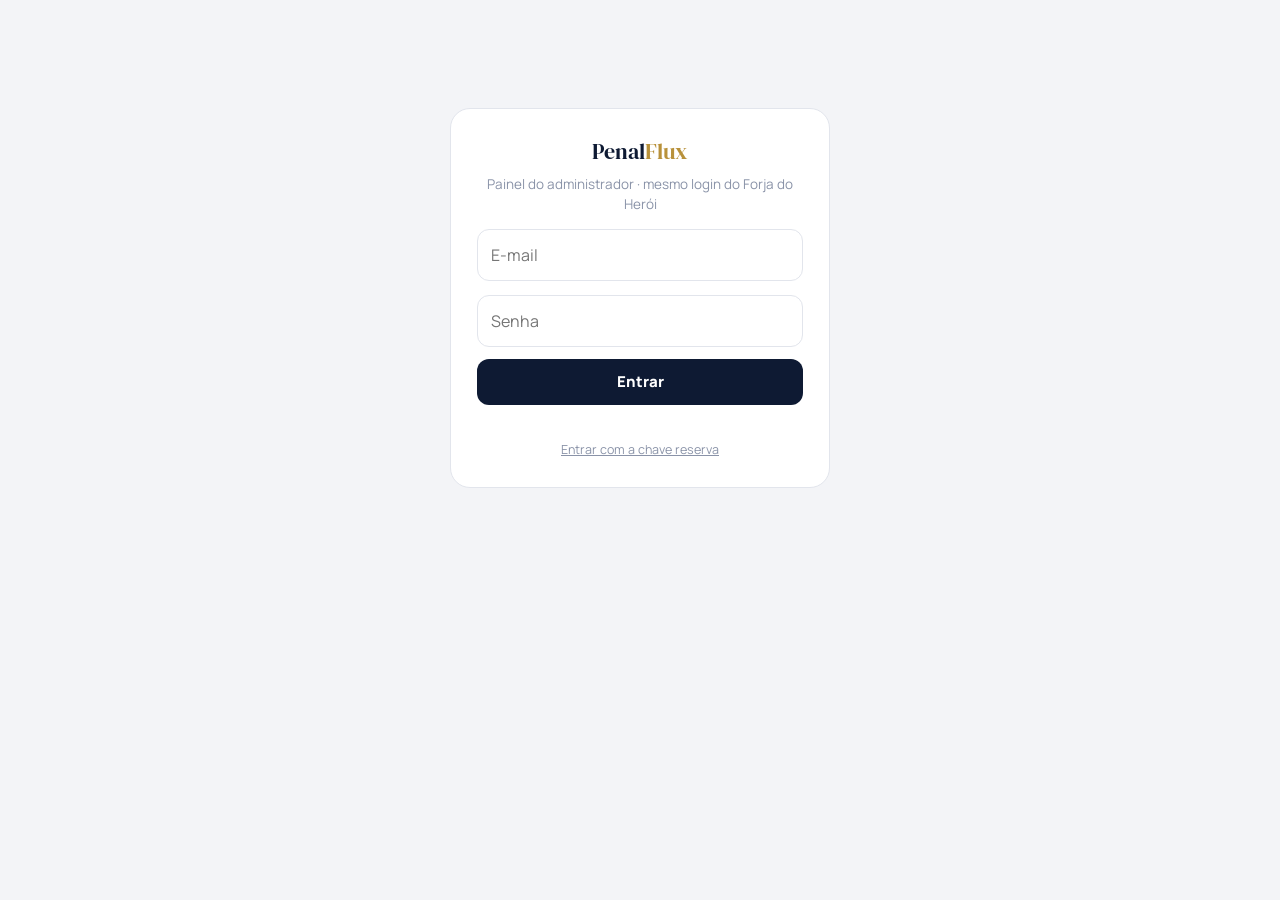
<file: admin/index.html>
<!DOCTYPE html>
<html lang="pt-BR">
<head>
<meta charset="UTF-8">
<meta name="viewport" content="width=device-width, initial-scale=1">
<title>Painel · PenalFlux</title>
<meta name="robots" content="noindex, nofollow">
<link rel="preconnect" href="https://fonts.googleapis.com"><link rel="preconnect" href="https://fonts.gstatic.com" crossorigin>
<link href="https://fonts.googleapis.com/css2?family=DM+Serif+Display&family=Manrope:wght@400;500;700;800&display=swap" rel="stylesheet">
<style>
:root{--navy:#0E1A33;--gold:#B8913A;--gold2:#D6B467;--goldbg:#F7F0DE;--wine:#7B1E2B;--winebg:#F6E8EA;--bg:#F3F4F7;--ink:#0E1A33;--ink2:#4E5A73;--ink3:#8A93A8;--line:#E2E5EC;--green:#1E7F5C;--greenbg:#E4F2EC;--amber:#9A6A00;--amberbg:#FFF4D6;--serif:'DM Serif Display',Georgia,serif}
*{box-sizing:border-box;margin:0;padding:0}
body{font-family:Manrope,system-ui,sans-serif;color:var(--ink);background:var(--bg);font-size:15px;line-height:1.5;-webkit-font-smoothing:antialiased}
button,input,select{font:inherit;color:inherit}
button{cursor:pointer;border:0;background:none}
.top{background:var(--navy);color:#fff;padding:12px 20px;position:sticky;top:0;z-index:10}
.top .in{max-width:1200px;margin:0 auto;display:flex;align-items:center;gap:16px;flex-wrap:wrap}
.brand{font-family:var(--serif);font-size:22px}.brand span{color:var(--gold2)}
.tabs{display:flex;gap:4px;margin-left:12px}
.tabs button{padding:8px 14px;border-radius:10px;font-weight:700;color:#AEB8CF}
.tabs button.on{background:rgba(214,180,103,.16);color:var(--gold2)}
.out{margin-left:auto;color:#AEB8CF;font-size:13px;font-weight:700}
.wrap{max-width:1200px;margin:0 auto;padding:22px 20px 60px}
h1{font-family:var(--serif);font-weight:400;font-size:30px}
.sub{color:var(--ink3);font-size:13.5px;margin-top:2px}
.bar{display:flex;gap:10px;flex-wrap:wrap;align-items:center;margin-top:16px}
.chip{padding:7px 13px;border-radius:99px;border:1px solid var(--line);background:#fff;font-weight:700;font-size:13.5px}
.chip.on{background:var(--navy);border-color:var(--navy);color:#fff}
.inp{padding:9px 12px;border-radius:10px;border:1px solid var(--line);background:#fff;min-width:220px}
.kpis{display:grid;grid-template-columns:repeat(auto-fit,minmax(170px,1fr));gap:12px;margin-top:16px}
.kpi{background:#fff;border-radius:16px;padding:14px 16px;border:1px solid var(--line)}
.kpi b{display:block;font-family:var(--serif);font-weight:400;font-size:32px;line-height:1.1}
.kpi span{font-size:13px;color:var(--ink2);font-weight:700}
.kpi small{display:block;font-size:12px;color:var(--ink3);margin-top:2px}
.kpi.alert{border-color:#E9C7CC;background:var(--winebg)}.kpi.alert b{color:var(--wine)}
.card{background:#fff;border-radius:16px;border:1px solid var(--line);margin-top:16px;overflow:hidden}
.card h2{font-size:16px;font-weight:800;padding:14px 16px 0}
.card .h2s{font-size:13px;color:var(--ink3);padding:0 16px}
table{width:100%;border-collapse:collapse}
th{text-align:left;font-size:12px;text-transform:uppercase;letter-spacing:.05em;color:var(--ink3);font-weight:800;padding:10px 12px;border-bottom:1px solid var(--line);white-space:nowrap}
td{padding:10px 12px;border-bottom:1px solid var(--line);vertical-align:top;font-size:14px}
tr:last-child td{border-bottom:0}
tbody tr.click{cursor:pointer}tbody tr.click:hover{background:#FAFBFC}
.tw{overflow-x:auto}
.mut{color:var(--ink3);font-size:12.5px}
.tag{display:inline-block;font-size:11.5px;font-weight:800;padding:2px 8px;border-radius:99px;background:var(--bg);color:var(--ink2);margin:1px 2px 1px 0;white-space:nowrap}
.tag.g{background:var(--greenbg);color:var(--green)}.tag.r{background:var(--winebg);color:var(--wine)}.tag.y{background:var(--amberbg);color:var(--amber)}.tag.n{background:var(--goldbg);color:#8E6C24}
.empty{padding:28px 16px;text-align:center;color:var(--ink3)}
/* funil */
.fun{padding:12px 16px 16px;display:grid;gap:6px}
.frow{display:grid;grid-template-columns:200px 1fr 120px;gap:12px;align-items:center}
.frow .lb{font-weight:700;font-size:13.5px}
.frow .lb small{display:block;font-weight:500;color:var(--ink3);font-size:12px}
.track{height:26px;background:var(--bg);border-radius:8px;overflow:hidden;position:relative}
.track i{display:block;height:100%;background:linear-gradient(90deg,#1D3062,#3B5BA9);border-radius:8px;min-width:2px}
.track i.off{background:linear-gradient(90deg,#B8913A,#D6B467)}
.track em{position:absolute;left:10px;top:50%;transform:translateY(-50%);font-style:normal;font-weight:800;font-size:12.5px;color:#fff;text-shadow:0 1px 2px rgba(0,0,0,.4)}
.frow .nm{text-align:right;font-size:13px}
.frow .nm b{font-size:15px}
.drop{color:var(--wine);font-weight:800;font-size:12px}
.sep{font-size:12px;font-weight:800;text-transform:uppercase;letter-spacing:.06em;color:var(--gold);margin:10px 0 2px}
@media (max-width:700px){.frow{grid-template-columns:120px 1fr 74px}}
/* login */
.login{max-width:380px;margin:12vh auto;background:#fff;border-radius:20px;padding:26px;border:1px solid var(--line);text-align:center}
.login input{width:100%;margin-top:14px;padding:13px;border-radius:12px;border:1px solid var(--line);font-size:16px}
.btn{display:inline-flex;align-items:center;justify-content:center;padding:12px 20px;border-radius:12px;font-weight:800;background:var(--navy);color:#fff;width:100%;margin-top:12px}
.err{color:var(--wine);font-size:13.5px;margin-top:10px;min-height:20px}
/* gaveta */
.dr{position:fixed;inset:0;background:rgba(8,14,30,.5);display:none;z-index:30}
.dr.show{display:block}
.dr .pn{position:absolute;right:0;top:0;bottom:0;width:min(520px,100%);background:#fff;overflow:auto;padding:20px}
.tl{list-style:none;margin-top:10px}
.tl li{display:grid;grid-template-columns:120px 1fr;gap:10px;padding:8px 0;border-bottom:1px solid var(--line);font-size:13.5px}
.x{float:right;font-size:22px;line-height:1;color:var(--ink3)}
.lf{display:flex;flex-direction:column;gap:5px;font-size:13px;font-weight:700;color:var(--ink2,#3A4660)}.lf .inp{width:100%;box-sizing:border-box}.lf small{font-weight:500}
</style>
</head>
<body>
<div id="app"></div>
<script>
(function () {
  'use strict';
  // login: o mesmo do painel do Forja do Herói (Supabase Auth). A senha vai direto do navegador para o Forja.
  var FH_URL = 'https://lpdicrpetxqnoxceozfa.supabase.co', FH_KEY = 'sb_publishable_ceGy_dHSjG3cngC8mVAPLg_R4sxr5kA';
  var KEY = 'pf_admin_key', SKEY = 'pf_admin_sess', key = '', sess = null;
  try { key = localStorage.getItem(KEY) || ''; sess = JSON.parse(localStorage.getItem(SKEY) || 'null'); } catch (e) {}
  var saveSess = function (j) { sess = { at: j.access_token, rt: j.refresh_token, exp: Date.now() + (j.expires_in || 3600) * 1000 - 60000, email: j.user && j.user.email }; try { localStorage.setItem(SKEY, JSON.stringify(sess)); } catch (e) {} };
  var auth = function (grant, body) {
    return fetch(FH_URL + '/auth/v1/token?grant_type=' + grant, { method: 'POST', headers: { apikey: FH_KEY, 'Content-Type': 'application/json' }, body: JSON.stringify(body) })
      .then(function (r) { return r.json().then(function (j) { if (!r.ok) throw new Error(/invalid/i.test(j.error_description || j.msg || j.error_code || '') ? 'E-mail ou senha incorretos.' : (j.error_description || j.msg || 'Não foi possível entrar.')); saveSess(j); return j; }); });
  };
  var fresh = function () {
    if (key && !sess) return Promise.resolve();
    if (!sess) return Promise.reject(Object.assign(new Error('Entre com seu login.'), { status: 401 }));
    if (sess.exp > Date.now()) return Promise.resolve();
    return auth('refresh_token', { refresh_token: sess.rt }).catch(function () { sess = null; try { localStorage.removeItem(SKEY); } catch (e) {} throw Object.assign(new Error('Sua sessão expirou. Entre de novo.'), { status: 401 }); });
  };
  var app = document.getElementById('app');
  var esc = function (s) { return String(s == null ? '' : s).replace(/[&<>"]/g, function (c) { return { '&': '&amp;', '<': '&lt;', '>': '&gt;', '"': '&quot;' }[c]; }); };
  var api = function (path) {
    return fresh().then(function () { var h = {}; if (sess) h.Authorization = 'Bearer ' + sess.at; else h['x-pf-admin'] = key; return fetch('/api/admin/' + path, { headers: h }); }).then(function (r) { return r.json().then(function (j) { if (!r.ok) throw Object.assign(new Error(j.error || 'erro'), { status: r.status }); return j; }); });
  };
  var post = function (path, body) {
    return fresh().then(function () { var h = { 'Content-Type': 'application/json' }; if (sess) h.Authorization = 'Bearer ' + sess.at; else h['x-pf-admin'] = key; return fetch('/api/admin/' + path, { method: 'POST', headers: h, body: JSON.stringify(body) }); }).then(function (r) { return r.json().then(function (j) { if (!r.ok) throw Object.assign(new Error(j.error || 'erro'), { status: r.status }); return j; }); });
  };
  var dt = function (s) { if (!s) return '—'; var d = new Date(s); return d.toLocaleDateString('pt-BR', { day: '2-digit', month: '2-digit' }) + ' ' + d.toLocaleTimeString('pt-BR', { hour: '2-digit', minute: '2-digit' }); };
  var ago = function (s) {
    if (!s) return '—'; var m = (Date.now() - new Date(s).getTime()) / 6e4;
    if (m < 2) return 'agora'; if (m < 60) return 'há ' + Math.round(m) + ' min'; var h = m / 60; if (h < 24) return 'há ' + Math.round(h) + ' h'; var d = h / 24; return 'há ' + Math.round(d) + (Math.round(d) === 1 ? ' dia' : ' dias');
  };
  var pct = function (a, b) { return b ? Math.round(a / b * 100) : 0; };
  var PROD = { basico: 'Básico', completo: 'Completo', todos: 'Leve Todos', especiais: 'Leis Especiais', verbos: 'Mapa dos Verbos', cpp: 'Processo Penal', banco: 'Banco de Questões', mini: 'Simulado Diário', audio: 'Áudios' };
  var KIND = { login: 'Entrou no app', app: 'Abriu o app', pdf: 'Baixou PDF', login_fail: 'Login falhou', liberado: 'Acesso liberado pelo admin', acesso_removido: 'Acesso removido pelo admin', acesso_excluido: 'Acesso excluído pelo admin' };

  // ---------------- login ----------------
  function login(msg, withKey) {
    app.innerHTML = '<div class="login"><div class="brand" style="color:var(--navy)">Penal<span style="color:var(--gold)">Flux</span></div><p class="sub" style="margin-top:6px">Painel do administrador · mesmo login do Forja do Herói</p>' +
      (withKey ? '<input id="k" type="password" autocomplete="off" placeholder="Chave de acesso">'
        : '<input id="em" type="email" autocomplete="username" placeholder="E-mail"><input id="pw" type="password" autocomplete="current-password" placeholder="Senha">') +
      '<button class="btn" id="go">Entrar</button><div class="err" id="er">' + esc(msg || '') + '</div>' +
      '<button class="mut" id="alt" style="margin-top:6px;text-decoration:underline">' + (withKey ? 'Entrar com e-mail e senha' : 'Entrar com a chave reserva') + '</button></div>';
    var er = document.getElementById('er');
    var go = function () {
      er.textContent = '';
      var p;
      if (withKey) { key = document.getElementById('k').value.trim(); if (!key) return; sess = null; try { localStorage.removeItem(SKEY); } catch (e) {} p = Promise.resolve(); }
      else { var em = document.getElementById('em').value.trim(), pw = document.getElementById('pw').value; if (!em || !pw) return; key = ''; p = auth('password', { email: em, password: pw }); }
      p.then(function () { return api('check'); }).then(function () { if (withKey) try { localStorage.setItem(KEY, key); } catch (e) {} boot(); })
        .catch(function (e) { er.textContent = e.status === 401 ? 'Esse login não tem permissão de admin do PenalFlux.' : e.message; if (!withKey) { sess = null; try { localStorage.removeItem(SKEY); } catch (x) {} } });
    };
    document.getElementById('go').onclick = go;
    app.querySelectorAll('input').forEach(function (i) { i.onkeydown = function (e) { if (e.key === 'Enter') go(); }; });
    document.getElementById('alt').onclick = function () { login('', !withKey); };
  }

  // ---------------- casca ----------------
  var tab = 'clientes', C = null;
  function boot() {
    app.innerHTML = '<div class="top"><div class="in"><div class="brand">Penal<span>Flux</span> <span style="color:#AEB8CF;font-family:Manrope;font-size:13px;font-weight:700">painel</span></div>' +
      '<div class="tabs"><button data-t="clientes">Clientes</button><button data-t="liberar">Liberar acesso</button><button data-t="funil">Funil do quiz</button><button data-t="ab">Teste A/B</button><button data-t="vendas">Webhooks</button></div><button class="out" id="out">Sair</button></div></div><div class="wrap" id="main"></div>' +
      '<div class="dr" id="dr"><div class="pn" id="pn"></div></div>';
    document.querySelectorAll('[data-t]').forEach(function (b) { b.onclick = function () { tab = b.dataset.t; draw(); }; });
    document.getElementById('out').onclick = function () { try { localStorage.removeItem(KEY); localStorage.removeItem(SKEY); } catch (e) {} key = ''; sess = null; login(); };
    document.getElementById('dr').onclick = function (e) { if (e.target.id === 'dr') e.target.classList.remove('show'); };
    draw();
  }
  function draw() {
    document.querySelectorAll('[data-t]').forEach(function (b) { b.classList.toggle('on', b.dataset.t === tab); });
    var m = document.getElementById('main'); m.innerHTML = '<div class="empty">Carregando…</div>';
    var fail = function (e) { if (e.status === 401) return login(e.message); m.innerHTML = '<div class="empty">Erro: ' + esc(e.message) + '</div>'; };
    if (tab === 'clientes') api('customers').then(function (d) { C = d; clientes(m, d); }).catch(fail);
    else if (tab === 'liberar') api('grants').then(function (d) { liberar(m, d); }).catch(fail);
    else if (tab === 'funil') funil(m).catch(fail);
    else if (tab === 'ab') abtest(m).catch(fail);
    else api('webhooks').then(function (d) { vendas(m, d); }).catch(fail);
  }

  // ---------------- liberar acesso na mão ----------------
  var PLANO = { basico: 'Básico', completo: 'Completo', todos: 'Completo + Leve Todos (Leis Especiais, Mapa dos Verbos, Processo Penal)' };
  function planoDe(p) { p = p || []; return p.indexOf('todos') >= 0 ? 'Completo + Leve Todos' : p.indexOf('completo') >= 0 ? 'Completo' : 'Básico'; }
  function acessoLink(email, name) {
    var first = String(name || '').trim().split(/\s+/)[0] || '';
    var link = 'https://penalflux.com.br/app/#e=' + encodeURIComponent(email) + (first ? '&n=' + encodeURIComponent(first) : '');
    var msg = 'Olá' + (first ? ', ' + first : '') + '! Seu acesso ao PenalFlux está liberado.\n\nEntre por este link: ' + link + '\n' +
      (first ? 'Use o nome ' + first + ' e o e-mail ' + email + '.' : 'Use o e-mail ' + email + ' e o seu nome.') + '\n\nO acesso vale em até 2 aparelhos. Qualquer dúvida, é só me chamar.';
    return { link: link, msg: msg };
  }
  function mostrarLink(email, name) {
    var a = acessoLink(email, name), box = document.getElementById('g-link');
    box.hidden = false;
    box.innerHTML = '<h2>Acesso de ' + esc(email) + '</h2><p class="h2s">Mande a mensagem abaixo para a pessoa. O link abre o app com o e-mail e o nome já preenchidos.</p>' +
      '<textarea class="inp" id="g-msg" rows="7" style="width:100%;box-sizing:border-box;font:inherit;margin-top:6px">' + esc(a.msg) + '</textarea>' +
      '<div style="display:flex;gap:8px;flex-wrap:wrap;margin-top:10px"><button class="btn" id="g-cp" style="width:auto">Copiar mensagem</button>' +
      '<a class="btn" style="width:auto;background:#1E7F5C" target="_blank" rel="noopener" href="https://wa.me/?text=' + encodeURIComponent(a.msg) + '">Enviar no WhatsApp</a>' +
      '<button class="chip" id="g-cl">Copiar só o link</button></div><div class="mut" id="g-ok" style="margin-top:8px"></div>';
    var cp = function (t, ok) { (navigator.clipboard ? navigator.clipboard.writeText(t) : Promise.reject()).then(function () { document.getElementById('g-ok').textContent = ok; }).catch(function () { var x = document.getElementById('g-msg'); x.focus(); x.select(); document.getElementById('g-ok').textContent = 'Selecionei a mensagem: use Ctrl+C.'; }); };
    document.getElementById('g-cp').onclick = function () { cp(document.getElementById('g-msg').value, 'Mensagem copiada.'); };
    document.getElementById('g-cl').onclick = function () { cp(a.link, 'Link copiado.'); };
    box.scrollIntoView({ behavior: 'smooth', block: 'center' });
  }
  var LAST = null;
  function liberar(m, d) {
    var G = d.grants || [];
    m.innerHTML = '<h1>Liberar acesso</h1><p class="sub">Para dar acesso sem compra (cortesia, troca de e-mail, suporte). A pessoa entra em <b>penalflux.com.br/app</b> com o e-mail e o nome cadastrados aqui. O app não usa senha.</p>' +
      '<div class="card"><h2>Novo acesso</h2><div style="display:grid;gap:10px;grid-template-columns:repeat(auto-fit,minmax(220px,1fr));margin-top:10px">' +
      '<label class="lf">E-mail<input class="inp" id="g-em" type="email" placeholder="email@cliente.com" autocomplete="off"></label>' +
      '<label class="lf">Nome<input class="inp" id="g-nm" placeholder="Ex.: Maria Silva" autocomplete="off"><small class="mut">A pessoa digita este primeiro nome no login (pequenas diferenças de grafia passam, como Tamires e Tamyris). Deixe vazio para aceitar qualquer nome.</small></label>' +
      '<label class="lf">Plano<select class="inp" id="g-pl"><option value="completo">Completo</option><option value="basico">Básico</option><option value="todos">Completo + Leve Todos</option></select></label></div>' +
      '<button class="btn" id="g-go" style="margin-top:14px;max-width:260px">Liberar acesso</button><div class="err" id="g-er" style="margin-top:8px"></div></div>' +
      '<div class="card" id="g-link" hidden></div>' +
      '<div class="card"><h2>Acessos liberados aqui</h2><div class="tw"><table><thead><tr><th>Pessoa</th><th>Plano</th><th>Situação</th><th>Liberado em</th><th></th></tr></thead><tbody>' +
      (G.length ? G.map(function (g) {
        var on = g.status === 'paid';
        return '<tr><td><b>' + esc(g.name || '(qualquer nome)') + '</b><br><span class="mut">' + esc(g.email) + '</span></td><td>' + planoDe(g.products) + '</td><td>' + (on ? '<span class="tag g">Ativo</span>' : '<span class="tag r">Removido</span>') + '</td><td>' + dt(g.updated_at) + '</td>' +
          '<td style="white-space:nowrap">' + (on ? '<button class="chip" data-lk="' + esc(g.email) + '" data-nm="' + esc(g.name || '') + '">Link de acesso</button> <button class="chip" data-rv="' + esc(g.email) + '">Tirar acesso</button> <button class="chip" data-del="' + esc(g.email) + '">Excluir</button>' : '<button class="chip" data-re="' + esc(g.email) + '" data-nm="' + esc(g.name || '') + '" data-pl="' + (g.products.indexOf('todos') >= 0 ? 'todos' : g.products.indexOf('completo') >= 0 ? 'completo' : 'basico') + '">Liberar de novo</button> <button class="chip" data-del="' + esc(g.email) + '">Excluir</button>') + '</td></tr>';
      }).join('') : '<tr><td colspan="5" class="mut">Nenhum acesso liberado na mão ainda.</td></tr>') + '</tbody></table></div></div>';
    var er = document.getElementById('g-er');
    var grant = function (email, name, plan) {
      er.style.color = ''; er.textContent = 'Liberando…';
      return post('grant', { email: email, name: name, plan: plan }).then(function () { LAST = { email: email.toLowerCase(), name: name }; C = null; draw(); })
        .catch(function (e) { if (e.status === 401) return login(e.message); er.textContent = e.message; });
    };
    document.getElementById('g-go').onclick = function () {
      var em = document.getElementById('g-em').value.trim(), nm = document.getElementById('g-nm').value.trim(), pl = document.getElementById('g-pl').value;
      if (!em) { er.textContent = 'Digite o e-mail.'; return; }
      grant(em, nm, pl);
    };
    m.querySelectorAll('[data-rv]').forEach(function (b) { b.onclick = function () {
      if (b.dataset.sure !== '1') { b.dataset.sure = '1'; b.textContent = 'Confirmar: tirar acesso'; return; }
      post('revoke', { email: b.dataset.rv }).then(function () { C = null; draw(); }).catch(function (e) { if (e.status === 401) return login(e.message); alertBox(e.message); });
    }; });
    m.querySelectorAll('[data-re]').forEach(function (b) { b.onclick = function () { grant(b.dataset.re, b.dataset.nm, b.dataset.pl); }; });
    m.querySelectorAll('[data-del]').forEach(function (b) { b.onclick = function () {
      if (b.dataset.sure !== '1') { b.dataset.sure = '1'; b.textContent = 'Confirmar: excluir de vez'; b.style.color = '#B3261E'; return; }
      post('delete', { email: b.dataset.del }).then(function () { C = null; draw(); }).catch(function (e) { if (e.status === 401) return login(e.message); alertBox(e.message); });
    }; });
    m.querySelectorAll('[data-lk]').forEach(function (b) { b.onclick = function () { mostrarLink(b.dataset.lk, b.dataset.nm); }; });
    if (LAST) { var L0 = LAST; LAST = null; mostrarLink(L0.email, L0.name); }
    function alertBox(t) { er.textContent = t; }
  }

  // ---------------- clientes ----------------
  var filt = 'todos', q = '';
  function clientes(m, d) {
    var L = (d.customers || []).filter(function (c) { return c.paid; });
    var never = L.filter(function (c) { return !c.first_login; });
    var act7 = L.filter(function (c) { return c.last_seen && Date.now() - new Date(c.last_seen) < 7 * 864e5; });
    var fails = d.fails || [];
    m.innerHTML = '<h1>Clientes</h1><p class="sub">Quem comprou, se já entrou no app e o que está usando. Atualiza a cada abertura desta tela.</p>' +
      '<div class="kpis"><div class="kpi"><span>Compradores</span><b>' + L.length + '</b><small>com compra aprovada</small></div>' +
      '<div class="kpi"><span>Já entraram no app</span><b>' + (L.length - never.length) + '</b><small>' + pct(L.length - never.length, L.length) + '% dos compradores</small></div>' +
      '<div class="kpi ' + (never.length ? 'alert' : '') + '"><span>Pagaram e nunca entraram</span><b>' + never.length + '</b><small>mande o acesso para eles</small></div>' +
      '<div class="kpi"><span>Ativos nos últimos 7 dias</span><b>' + act7.length + '</b><small>abriram o app</small></div></div>' +
      '<div class="bar"><button class="chip" data-f="todos">Todos</button><button class="chip" data-f="nunca">Nunca entraram</button><button class="chip" data-f="ativos">Ativos 7 dias</button><button class="chip" data-f="inativos">Sumiram (14+ dias)</button>' +
      '<input class="inp" id="q" placeholder="Buscar nome ou e-mail" value="' + esc(q) + '"></div>' +
      '<div class="card"><div class="tw"><table><thead><tr><th>Cliente</th><th>Comprou</th><th>Produtos</th><th>Situação</th><th>Último acesso</th><th>Aberturas</th><th>PDFs</th><th>Aparelhos</th></tr></thead><tbody id="tb"></tbody></table></div></div>' +
      '<div class="card"><h2>Logins que falharam</h2><p class="h2s">Pessoas que tentaram entrar e não conseguiram (e-mail diferente do da compra ou nome que não confere).</p><div class="tw"><table><thead><tr><th>Quando</th><th>E-mail digitado</th><th>Nome digitado</th><th>Motivo</th><th>Aparelho</th></tr></thead><tbody>' +
      (fails.length ? fails.map(function (f) { var dd = f.detail || {}; return '<tr><td>' + dt(f.at) + '</td><td>' + esc(f.email) + '</td><td>' + esc(dd.nome || '') + '</td><td><span class="tag ' + (dd.motivo === 'nome não confere' ? 'y' : 'r') + '">' + esc(dd.motivo || '') + '</span></td><td class="mut">' + esc(dd.aparelho || '') + '</td></tr>'; }).join('') : '<tr><td colspan="5" class="empty">Nenhuma falha registrada.</td></tr>') +
      '</tbody></table></div></div>';
    var rows = function () {
      var s = q.toLowerCase();
      var R = L.filter(function (c) {
        if (filt === 'nunca' && c.first_login) return false;
        if (filt === 'ativos' && !(c.last_seen && Date.now() - new Date(c.last_seen) < 7 * 864e5)) return false;
        if (filt === 'inativos' && !(c.first_login && (!c.last_seen || Date.now() - new Date(c.last_seen) > 14 * 864e5))) return false;
        return !s || (c.email + ' ' + (c.name || '')).toLowerCase().indexOf(s) >= 0;
      });
      document.getElementById('tb').innerHTML = R.length ? R.map(function (c) {
        var sit = !c.first_login ? '<span class="tag r">Nunca entrou</span>' : (Date.now() - new Date(c.last_seen) < 7 * 864e5 ? '<span class="tag g">Ativo</span>' : '<span class="tag y">Parado</span>');
        if (c.fails && !c.first_login) sit += '<span class="tag y">' + c.fails + ' login falhou</span>';
        return '<tr class="click" data-e="' + esc(c.email) + '"><td><b>' + esc(c.name || '—') + '</b><div class="mut">' + esc(c.email) + '</div></td><td>' + dt(c.bought_at) + '</td><td>' +
          (c.products || []).filter(function (p) { return !(p === 'basico' && (c.products || []).indexOf('completo') >= 0); }).map(function (p) { return '<span class="tag n">' + esc(PROD[p] || p) + '</span>'; }).join('') +
          '</td><td>' + sit + '</td><td>' + ago(c.last_seen) + '</td><td>' + (c.logins + c.opens) + '</td><td>' + c.pdfs + '</td><td>' + c.devices + '</td></tr>';
      }).join('') : '<tr><td colspan="8" class="empty">Ninguém nesse filtro.</td></tr>';
      document.querySelectorAll('#tb tr[data-e]').forEach(function (tr) { tr.onclick = function () { detalhe(tr.dataset.e); }; });
      document.querySelectorAll('[data-f]').forEach(function (b) { b.classList.toggle('on', b.dataset.f === filt); });
    };
    document.querySelectorAll('[data-f]').forEach(function (b) { b.onclick = function () { filt = b.dataset.f; rows(); }; });
    document.getElementById('q').oninput = function (e) { q = e.target.value; rows(); };
    rows();
  }
  function detalhe(email) {
    var dr = document.getElementById('dr'), pn = document.getElementById('pn');
    pn.innerHTML = '<button class="x" id="xx">×</button><h1 style="font-size:24px">' + esc(email) + '</h1><div class="empty">Carregando…</div>'; dr.classList.add('show');
    document.getElementById('xx').onclick = function () { dr.classList.remove('show'); };
    api('activity?email=' + encodeURIComponent(email)).then(function (d) {
      pn.innerHTML = '<button class="x" id="xx">×</button><h1 style="font-size:24px">' + esc(email) + '</h1>' +
        '<p class="sub" style="margin-top:12px;font-weight:800;color:var(--ink)">Pedidos</p>' + (d.orders.map(function (o) { return '<div style="margin-top:6px"><span class="tag ' + (o.status === 'paid' ? 'g' : 'r') + '">' + esc(o.status) + '</span> ' + dt(o.created_at) + ' · ' + (o.products || []).map(function (p) { return esc(PROD[p] || p); }).join(', ') + (o.amount ? ' · R$ ' + Number(o.amount).toFixed(2).replace('.', ',') : '') + '</div>'; }).join('') || '<div class="mut">—</div>') +
        '<p class="sub" style="margin-top:14px;font-weight:800;color:var(--ink)">Aparelhos conectados (' + d.sessions.length + ' de 2)</p>' + (d.sessions.map(function (s) { return '<div class="mut" style="margin-top:4px">' + esc((s.ua || '').slice(0, 90)) + '<br>entrou ' + dt(s.created_at) + ' · visto ' + ago(s.last_seen) + '</div>'; }).join('') || '<div class="mut">Nenhum</div>') +
        '<p class="sub" style="margin-top:14px;font-weight:800;color:var(--ink)">Atividade</p><ul class="tl">' + (d.activity.map(function (a) { var dd = a.detail || {}; return '<li><span class="mut">' + dt(a.at) + '</span><span>' + esc(KIND[a.kind] || a.kind) + (dd.f ? ' · ' + esc(dd.f) : '') + (dd.motivo ? ' · ' + esc(dd.motivo) : '') + (dd.aparelho ? ' <span class="mut">(' + esc(dd.aparelho) + ')</span>' : '') + '</span></li>'; }).join('') || '<li><span class="mut">—</span><span>Nada registrado ainda</span></li>') + '</ul>';
      document.getElementById('xx').onclick = function () { dr.classList.remove('show'); };
    });
  }

  // ---------------- funil ----------------
  var QZ = 'desafio', PER = '7';
  var OFFER = [['bonus_view', 'Viu o bônus'], ['offer_view', 'Viu os planos'], ['click_completo', 'Clicou no Completo'], ['click_basico', 'Clicou no Básico (abriu o pop-up)'], ['popup_yes', 'Pop-up: aceitou o Completo R$ 18,90'], ['popup_no', 'Pop-up: ficou no Básico']];
  var STEPS = {
    desafio: [['sep', 'Entrada'], ['view', 'Abriu a página'], ['start', 'Começou o desafio'], ['sep', 'Casos'],
      ['c1', 'Caso 1 · furto'], ['c2', 'Caso 2 · roubo'], ['c3', 'Caso 3 · estelionato'], ['c4', 'Caso 4 · apropriação indébita'], ['c5', 'Caso 5 · extorsão'], ['lvl2', 'Tela do nível 2'],
      ['c6', 'Caso 6 · concussão'], ['c7', 'Caso 7 · corrupção passiva'], ['c8', 'Caso 8 · corrupção ativa'], ['c9', 'Caso 9 · peculato'], ['boss', 'Tela do chefão'], ['c10', 'Caso 10 · injúria'],
      ['result', 'Viu a patente'], ['sep', 'Oferta']].concat(OFFER),
    diagnostico: [['sep', 'Entrada'], ['view', 'Abriu a página'], ['start', 'Começou o diagnóstico'], ['sep', 'Perguntas'],
      ['car', '1 · Para que estuda'], ['prz', '2 · Data da prova'], ['com', '3 · Como estuda'], ['tra', '4 · O que atrapalha'], ['t1', '5 · Caso: concussão'], ['t2', '6 · Caso: roubo'], ['hrs', '7 · Tempo por dia'],
      ['t3', '8 · Caso: corrupção ativa'], ['dev', '9 · Onde estuda'], ['t4', '10 · Caso: peculato'], ['t5', '11 · Caso: injúria'], ['name', 'Nome (opcional)'], ['analyze', 'Tela de análise'], ['result', 'Viu o diagnóstico'], ['sep', 'Oferta']].concat(OFFER)
  };
  function range() {
    var to = new Date(Date.now() + 6e4), from;
    if (PER === 'hoje') { from = new Date(); from.setHours(0, 0, 0, 0); } else if (PER === 'tudo') from = new Date('2026-01-01'); else from = new Date(Date.now() - (+PER) * 864e5);
    return { from: from, to: to };
  }
  // ---------------- teste A/B: quiz x página de vendas ----------------
  function abtest(m) {
    var r = range();
    return api('ab?from=' + encodeURIComponent(r.from.toISOString()) + '&to=' + encodeURIComponent(r.to.toISOString())).then(function (d) {
      var V = {}; (d.variants || []).forEach(function (x) { V[x.variante] = x; });
      var brl = function (v) { return 'R$ ' + Number(v || 0).toFixed(2).replace('.', ','); };
      var col = function (k, nome, sub) {
        var x = V[k] || {}, vis = x.visitas || 0;
        return '<div class="card" style="flex:1;min-width:260px"><h2>' + nome + '</h2><p class="h2s">' + sub + '</p>' +
          '<div class="kpis" style="grid-template-columns:1fr 1fr">' +
          '<div class="kpi"><span>Visitas</span><b>' + vis + '</b><small>pessoas sorteadas</small></div>' +
          '<div class="kpi"><span>Engajaram</span><b>' + (x.engajaram || 0) + '</b><small>' + pct(x.engajaram || 0, vis) + '% ' + (k === 'quiz' ? 'responderam o 1º caso' : 'rolaram a página') + '</small></div>' +
          '<div class="kpi"><span>Viram a oferta</span><b>' + (x.viram_oferta || 0) + '</b><small>' + pct(x.viram_oferta || 0, vis) + '% das visitas</small></div>' +
          '<div class="kpi"><span>Clicaram no checkout</span><b>' + (x.clicaram_checkout || 0) + '</b><small>' + pct(x.clicaram_checkout || 0, vis) + '% das visitas</small></div>' +
          '<div class="kpi"><span>Vendas aprovadas</span><b>' + (x.vendas || 0) + '</b><small>' + (vis ? (x.vendas / vis * 100).toFixed(1).replace('.', ',') : '0') + '% das visitas</small></div>' +
          '<div class="kpi"><span>Faturamento</span><b style="font-size:24px">' + brl(x.faturamento) + '</b><small>' + (vis ? brl(x.faturamento / vis) + ' por visita' : '') + '</small></div>' +
          '</div></div>';
      };
      var q = V.quiz || {}, v = V.vendas || {}, tot = (q.visitas || 0) + (v.visitas || 0);
      var note = tot < 200 ? 'Ainda poucos dados (' + tot + ' visitas no teste). Espere pelo menos umas 300 visitas por lado e algumas vendas antes de decidir.' :
        'Compare principalmente vendas e faturamento por visita. Clique no checkout ajuda a ler cedo, mas quem decide é a venda.';
      m.innerHTML = '<h1>Teste A/B: quiz x página de vendas</h1><p class="sub">Quem entra em /j/ é sorteado meio a meio (o sorteio fica no aparelho). As vendas são ligadas ao lado sorteado pelo link do checkout (pelo ID de visitante do Tracker, que vai no link do checkout).</p>' +
        '<div class="bar"><button class="chip" data-p="hoje">Hoje</button><button class="chip" data-p="7">7 dias</button><button class="chip" data-p="30">30 dias</button><button class="chip" data-p="tudo">Tudo</button><button class="chip" id="rf">↻ Atualizar</button></div>' +
        '<p class="sub" style="margin:10px 0 0">' + esc(note) + '</p>' +
        '<div style="display:flex;gap:14px;flex-wrap:wrap;margin-top:14px">' + col('quiz', 'A · Quiz (desafio)', 'penalflux.vercel.app/j/ → fica no desafio') + col('vendas', 'B · Página de vendas', 'penalflux.vercel.app/j/ → vai para /j/vendas/') + '</div>';
      document.querySelectorAll('[data-p]').forEach(function (b) { b.classList.toggle('on', b.dataset.p === PER); b.onclick = function () { PER = b.dataset.p; draw(); }; });
      document.getElementById('rf').onclick = draw;
    });
  }

  function funil(m) {
    var r = range();
    var pc = C ? Promise.resolve(C) : api('customers').then(function (d) { C = d; return d; });
    return Promise.all([api('funnel?quiz=' + QZ + '&from=' + encodeURIComponent(r.from.toISOString()) + '&to=' + encodeURIComponent(r.to.toISOString())), pc]).then(function (res) {
      var d = res[0], S = d.steps || {}, A = d.answers || {};
      var view = S.view || 0, start = S.start || 0, result = S.result || 0, buy = (S.click_completo || 0) + (S.popup_yes || 0) + (S.click_basico_direto || 0) + (S.popup_no || 0);
      var sales = (res[1].customers || []).filter(function (c) { return c.paid && new Date(c.bought_at) >= r.from; }).length;
      var maxv = Math.max(1, view), prev = null;
      var rows = STEPS[QZ].map(function (s) {
        if (s[0] === 'sep') { prev = prev; return '<div class="sep">' + s[1] + '</div>'; }
        var n = S[s[0]] || 0, off = OFFER.some(function (o) { return o[0] === s[0]; });
        var drop = prev != null && prev > 0 && !off ? Math.round((1 - n / prev) * 100) : null;
        var ans = A[s[0]] ? ' · ' + pct(A[s[0]].ok, A[s[0]].total) + '% acertaram' : '';
        if (!off) prev = n;
        return '<div class="frow"><div class="lb">' + esc(s[1]) + '<small>' + (view ? pct(n, view) + '% de quem abriu' : '') + ans + '</small></div><div class="track"><i class="' + (off ? 'off' : '') + '" style="width:' + (n / maxv * 100) + '%"></i><em>' + n + '</em></div><div class="nm">' + (drop != null && drop > 0 ? '<span class="drop">−' + drop + '% saíram</span>' : '<span class="mut">—</span>') + '</div></div>';
      }).join('');
      var ads = (d.ads || []).filter(function (a) { return a.views || a.starts; });
      m.innerHTML = '<h1>Funil do quiz</h1><p class="sub">Até onde as pessoas vão e onde param. Cada pessoa conta uma vez por etapa (por visita).</p>' +
        '<div class="bar"><button class="chip" data-q="desafio">Desafio (/ e /j/)</button><button class="chip" data-q="diagnostico">Diagnóstico (/j/quiz/)</button><span style="width:10px"></span>' +
        '<button class="chip" data-p="hoje">Hoje</button><button class="chip" data-p="7">7 dias</button><button class="chip" data-p="30">30 dias</button><button class="chip" data-p="tudo">Tudo</button><button class="chip" id="rf">↻ Atualizar</button></div>' +
        '<div class="kpis"><div class="kpi"><span>Abriram</span><b>' + view + '</b><small>visitas na página</small></div>' +
        '<div class="kpi"><span>Começaram</span><b>' + start + '</b><small>' + pct(start, view) + '% de quem abriu</small></div>' +
        '<div class="kpi"><span>Chegaram ao resultado</span><b>' + result + '</b><small>' + pct(result, start) + '% de quem começou</small></div>' +
        '<div class="kpi"><span>Clicaram para comprar</span><b>' + buy + '</b><small>' + pct(buy, result) + '% de quem viu o resultado</small></div>' +
        '<div class="kpi"><span>Vendas aprovadas</span><b>' + sales + '</b><small>no período, todas as páginas</small></div></div>' +
        '<div class="card"><h2>Etapa por etapa</h2><p class="h2s">A barra mostra quantas pessoas chegaram em cada etapa. Em vermelho, quantas saíram em relação à etapa anterior: é aí que vale mexer.</p><div class="fun">' + (view ? rows : '<div class="empty">Ainda não há visitas registradas neste período.</div>') + '</div></div>' +
        '<div class="card"><h2>Por anúncio</h2><p class="h2s">Pelo utm_content do link do anúncio.</p><div class="tw"><table><thead><tr><th>Anúncio</th><th>Abriram</th><th>Começaram</th><th>Resultado</th><th>Clicaram comprar</th><th>Abriu → clicou</th></tr></thead><tbody>' +
        (ads.length ? ads.map(function (a) { return '<tr><td>' + esc(a.ad) + '</td><td>' + a.views + '</td><td>' + a.starts + ' <span class="mut">(' + pct(a.starts, a.views) + '%)</span></td><td>' + a.results + '</td><td>' + a.clicks + '</td><td><b>' + pct(a.clicks, a.views) + '%</b></td></tr>'; }).join('') : '<tr><td colspan="6" class="empty">Sem dados no período.</td></tr>') +
        '</tbody></table></div></div>';
      document.querySelectorAll('[data-q]').forEach(function (b) { b.classList.toggle('on', b.dataset.q === QZ); b.onclick = function () { QZ = b.dataset.q; draw(); }; });
      document.querySelectorAll('[data-p]').forEach(function (b) { b.classList.toggle('on', b.dataset.p === PER); b.onclick = function () { PER = b.dataset.p; draw(); }; });
      document.getElementById('rf').onclick = function () { C = null; draw(); };
    });
  }

  // ---------------- webhooks ----------------
  function vendas(m, d) {
    m.innerHTML = '<h1>Webhooks do Digital Hub</h1><p class="sub">Os últimos 40 avisos de venda que chegaram e o que o sistema liberou.</p><div class="card"><div class="tw"><table><thead><tr><th>Quando</th><th>E-mail</th><th>Status</th><th>Resultado</th></tr></thead><tbody>' +
      ((d.events || []).map(function (e) { return '<tr><td>' + dt(e.created_at) + '</td><td>' + esc(e.email || '—') + '</td><td><span class="tag ' + (e.status === 'paid' ? 'g' : e.status === 'pending' ? 'y' : 'r') + '">' + esc(e.status) + '</span></td><td class="mut">' + esc(e.result) + '</td></tr>'; }).join('') || '<tr><td colspan="4" class="empty">Nada ainda.</td></tr>') +
      '</tbody></table></div></div>';
  }

  if (key || sess) api('check').then(boot).catch(function () { login(); }); else login();
})();
</script>
</body>
</html>
</file>
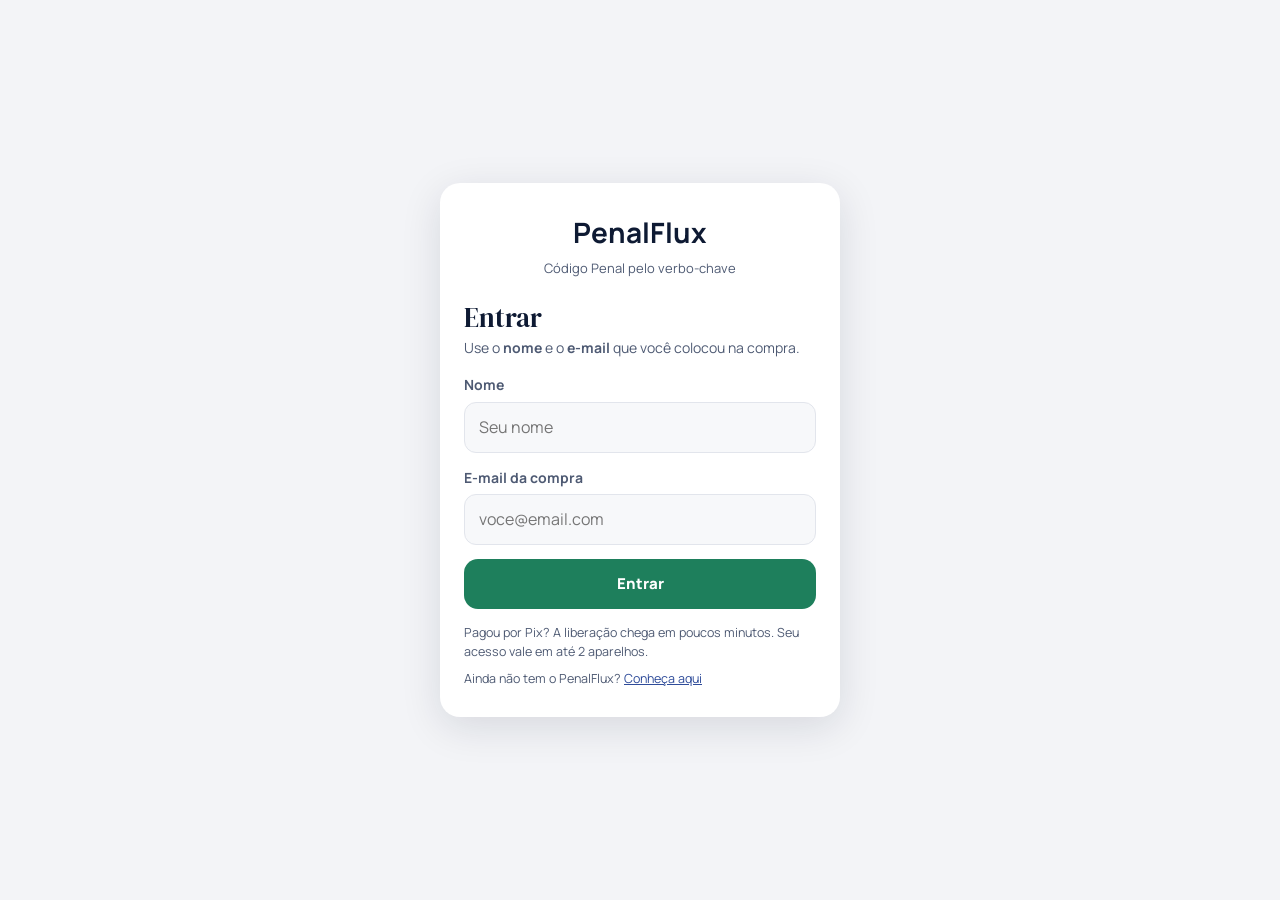
<file: app/index.html>
<!DOCTYPE html>
<html lang="pt-BR">
<head>
<meta charset="UTF-8">
<meta name="viewport" content="width=device-width, initial-scale=1, viewport-fit=cover">
<meta name="theme-color" content="#0E1A33">
<title>PenalFlux — Código Penal pelo Método do Verbo-Chave</title>
<link rel="preconnect" href="https://fonts.googleapis.com">
<link rel="preconnect" href="https://fonts.gstatic.com" crossorigin>
<link href="https://fonts.googleapis.com/css2?family=DM+Serif+Display:ital@0;1&family=Manrope:wght@400;500;600;700;800&family=Source+Serif+4:opsz,wght@8..60,400;8..60,600&display=swap" rel="stylesheet">
<style>
:root{
  --navy:#0E1A33; --navy2:#16264A; --navy3:#22355F;
  --gold:#B8913A; --gold2:#D6B467; --goldhl:#EAD8A6; --goldbg:#F7F0DE;
  --wine:#7B1E2B; --winebg:#F6E8EA;
  --bg:#F3F4F7; --surface:#FFFFFF; --surface2:#F7F8FA; --ink:#0E1A33; --ink2:#4E5A73; --ink3:#8A93A8; --line:#E2E5EC;
  --green:#1E7F5C; --greenbg:#E4F2EC; --blue:#2F4C9A;
  --shadow:0 1px 0 rgba(14,26,51,.04),0 10px 28px -16px rgba(14,26,51,.28);
  --safe-b:env(safe-area-inset-bottom,0px); --safe-t:env(safe-area-inset-top,0px);
  --serif:'DM Serif Display',Georgia,serif; --law:'Source Serif 4',Georgia,serif;
}
[data-theme=dark]{
  --bg:#0A1226; --surface:#111C36; --surface2:#16233F; --ink:#EEF1F7; --ink2:#A3ADC4; --ink3:#6F7A94; --line:#22304F;
  --goldbg:#2A2414; --winebg:#35161C; --greenbg:#0F2E24; --goldhl:#5A4A22; --shadow:0 10px 30px -14px rgba(0,0,0,.6);
}
*{box-sizing:border-box;margin:0;padding:0;-webkit-tap-highlight-color:transparent}
html,body{overflow-x:clip}
body{font-family:Manrope,system-ui,sans-serif;background:var(--bg);color:var(--ink);font-size:16px;line-height:1.55;-webkit-font-smoothing:antialiased}
button{font:inherit;color:inherit;background:none;border:0;cursor:pointer}
input,select{font:inherit;color:inherit}
a{color:var(--blue)} [data-theme=dark] a{color:var(--gold2)}
:focus-visible{outline:3px solid var(--gold);outline-offset:2px;border-radius:8px}
@media (prefers-reduced-motion:reduce){*{animation:none!important;transition:none!important}}

/* Shell */
.shell{display:grid;grid-template-columns:272px minmax(0,1fr);min-height:100vh}
.shell>div{min-width:0}
.rail{background:var(--navy);color:#B7C0D6;position:sticky;top:0;height:100vh;overflow:auto;padding:24px 16px;display:flex;flex-direction:column;gap:2px;scrollbar-width:none}
.rail::-webkit-scrollbar{display:none}
.brand{display:flex;align-items:center;gap:12px;padding:0 8px 24px;color:#fff;text-decoration:none}
.seal{width:42px;height:42px;border-radius:50%;background:radial-gradient(circle at 35% 30%,#E7CB86,#B8913A 60%,#8E6C24);display:grid;place-items:center;color:var(--navy);font-family:var(--serif);font-size:22px;box-shadow:0 0 0 3px rgba(214,180,103,.25),inset 0 -2px 0 rgba(0,0,0,.2);flex:none}
.brand b{font-family:var(--serif);font-size:24px;font-weight:400;letter-spacing:.2px}
.brand small{display:block;font-size:12px;color:#8590AA;margin-top:-2px}
.rgroup{font-size:12px;color:#6F7B98;font-weight:700;padding:16px 12px 6px}
.rl{display:flex;align-items:center;gap:12px;padding:10px 12px;border-radius:12px;font-weight:600;font-size:15px;width:100%;text-align:left;transition:background .15s,color .15s}
.rl svg{width:19px;height:19px;flex:none;opacity:.85}
.rl:hover{background:rgba(255,255,255,.05);color:#fff}
.rl.on{background:linear-gradient(90deg,rgba(214,180,103,.18),rgba(214,180,103,.04));color:var(--gold2);box-shadow:inset 3px 0 0 var(--gold)}
.rl .cnt{margin-left:auto;font-size:12px;color:#6F7B98;font-weight:700}
.rail-card{margin-top:auto;border:1px solid rgba(214,180,103,.25);border-radius:16px;padding:16px;font-size:14px;background:rgba(214,180,103,.06)}
.rail-card b{color:#fff;display:block;font-size:15px}
.content{padding:30px 44px 70px;max-width:1200px;width:100%}
.topbar,.tabbar{display:none}
.page{animation:in .28s ease}
@keyframes in{from{opacity:0;transform:translateY(6px)}}
@media (max-width:900px){
  .shell{grid-template-columns:minmax(0,1fr)}
  .rail{display:none}
  .content{padding:14px 16px calc(100px + var(--safe-b))}
  .topbar{display:flex;position:sticky;top:0;z-index:30;align-items:center;justify-content:space-between;padding:calc(10px + var(--safe-t)) 16px 10px;background:var(--navy);color:#fff}
  .topbar .brand{padding:0}
  .topbar .seal{width:34px;height:34px;font-size:18px}
  .topbar .brand b{font-size:21px}
  .topbar .brand small{display:none}
  .tabbar{display:grid;grid-template-columns:repeat(5,1fr);position:fixed;bottom:0;left:0;right:0;z-index:40;background:var(--navy);padding:8px 4px calc(8px + var(--safe-b));border-top:1px solid rgba(214,180,103,.2)}
  .tb{display:flex;flex-direction:column;align-items:center;gap:3px;font-size:11px;font-weight:700;color:#8590AA;padding:5px 0}
  .tb svg{width:22px;height:22px}
  .tb.on{color:var(--gold2)}
}
.ibtn{width:40px;height:40px;border-radius:12px;display:grid;place-items:center;background:rgba(255,255,255,.07);color:#fff;position:relative}
.ibtn svg{width:20px;height:20px}
.ibtn .dot{position:absolute;top:8px;right:9px;width:8px;height:8px;border-radius:99px;background:var(--gold2)}

/* Type */
h1{font-family:var(--serif);font-weight:400;font-size:clamp(30px,4.2vw,46px);line-height:1.08;letter-spacing:-.3px}
h2{font-family:var(--serif);font-weight:400;font-size:clamp(22px,2.6vw,27px);line-height:1.15}
h3{font-size:16px;font-weight:800;letter-spacing:-.1px}
.muted{color:var(--ink2)} .small{font-size:14px} .xs{font-size:12.5px}
.lede{color:var(--ink2);max-width:640px;margin-top:8px}
.mark{background:linear-gradient(100deg,transparent 2%,var(--goldhl) 4%,var(--goldhl) 96%,transparent 98%) no-repeat 0 85%/100% 45%;padding:0 .1em}
.sec{margin-top:36px}
.sec-h{display:flex;justify-content:space-between;align-items:baseline;gap:12px;margin-bottom:14px}
.link{font-weight:700;font-size:14px;color:var(--blue);text-decoration:none}
[data-theme=dark] .link{color:var(--gold2)}

/* Surfaces */
.panel{background:var(--surface);border:1px solid var(--line);border-radius:20px;padding:22px;box-shadow:var(--shadow)}
.row{display:flex;align-items:center;gap:14px}
.g2{display:grid;grid-template-columns:repeat(2,minmax(0,1fr));gap:16px}
.g3{display:grid;grid-template-columns:repeat(3,minmax(0,1fr));gap:16px}
.g4{display:grid;grid-template-columns:repeat(4,minmax(0,1fr));gap:14px}
@media (max-width:900px){.g2,.g3{grid-template-columns:1fr}.g4{grid-template-columns:repeat(2,minmax(0,1fr))}}
.btn{display:inline-flex;align-items:center;justify-content:center;gap:8px;padding:13px 20px;border-radius:14px;font-weight:800;font-size:15px;transition:transform .12s,filter .15s;white-space:nowrap}
.btn:active{transform:scale(.97)}
.btn.navy{background:var(--navy);color:#fff}
[data-theme=dark] .btn.navy{background:var(--gold);color:var(--navy)}
.btn.gold{background:linear-gradient(180deg,#D6B467,#B8913A);color:var(--navy);box-shadow:inset 0 -2px 0 rgba(0,0,0,.15)}
.btn.go{background:var(--green);color:#fff}
.btn.soft{background:var(--surface);border:1px solid var(--line)}
.btn.ghost{background:rgba(255,255,255,.08);color:#fff}
.btn.block{width:100%} .btn.sm{padding:9px 14px;font-size:14px;border-radius:11px}
.btn svg{width:18px;height:18px}
.chip{display:inline-flex;align-items:center;gap:6px;padding:4px 10px;border-radius:99px;font-size:12.5px;font-weight:700;background:var(--surface2);border:1px solid var(--line);color:var(--ink2);white-space:nowrap}
.chip.gold{background:var(--goldbg);color:#8A6A1F;border-color:transparent}
[data-theme=dark] .chip.gold{color:var(--gold2)}
.chip.ok{background:var(--greenbg);color:var(--green);border-color:transparent}
.chip.wine{background:var(--winebg);color:var(--wine);border-color:transparent}
[data-theme=dark] .chip.wine{color:#E89AA5}
.chip svg{width:13px;height:13px}

/* Home */
.hero{background:var(--navy);color:#fff;border-radius:26px;padding:30px;position:relative;overflow:hidden;display:grid;grid-template-columns:1.3fr 1fr;gap:26px}
.hero::before{content:"§";position:absolute;right:-24px;bottom:-110px;font-family:var(--serif);font-size:360px;line-height:1;color:rgba(214,180,103,.07);pointer-events:none}
.hero .eb{color:var(--gold2);font-weight:700;font-size:14px}
.verb{font-family:var(--serif);font-size:clamp(56px,8.5vw,96px);line-height:.95;margin:10px 0 16px;color:#fff}
.verb span{background:linear-gradient(100deg,transparent 1%,var(--gold) 3%,var(--gold) 97%,transparent 99%) no-repeat 0 96%/100% 12%;padding:0 .04em}
.hero p{color:#C3CBDD;max-width:480px}
.hero .btns{display:flex;gap:10px;margin-top:20px;flex-wrap:wrap}
.hero-stats{display:grid;gap:12px;align-content:start;position:relative}
.hstat{background:rgba(255,255,255,.05);border:1px solid rgba(214,180,103,.18);border-radius:18px;padding:16px;display:flex;align-items:center;gap:14px}
.hstat .n{font-family:var(--serif);font-size:34px;line-height:1;color:var(--gold2)}
.hstat .l{font-size:14px;color:#C3CBDD}
@media (max-width:900px){.hero{grid-template-columns:1fr;padding:24px}}
.ring{width:64px;height:64px;flex:none;position:relative}
.ring svg{width:100%;height:100%;transform:rotate(-90deg)}
.ring b{position:absolute;inset:0;display:grid;place-items:center;font-size:15px;font-weight:800}
.week{display:flex;gap:6px;margin-top:4px}
.week i{flex:1;height:8px;border-radius:99px;background:rgba(255,255,255,.12)}
.week i.on{background:var(--gold2)}
.remind{display:flex;gap:14px;align-items:center;background:var(--goldbg);border:1px solid color-mix(in srgb,var(--gold) 40%,transparent);border-radius:18px;padding:14px 16px;margin-top:16px}
.remind svg{width:24px;height:24px;color:var(--gold);flex:none}
.remind b{display:block}
.remind .btn{margin-left:auto}
.mod{display:flex;flex-direction:column;gap:10px;text-align:left;background:var(--surface);border:1px solid var(--line);border-radius:20px;padding:18px;box-shadow:var(--shadow);transition:transform .15s,border-color .15s;min-height:150px;position:relative}
.mod:hover{transform:translateY(-2px);border-color:color-mix(in srgb,var(--gold) 50%,var(--line))}
.mod .ic{width:44px;height:44px;border-radius:13px;display:grid;place-items:center;background:var(--goldbg);color:var(--gold)}
.mod .ic svg{width:22px;height:22px}
.mod p{font-size:14px;color:var(--ink2)}
.mod .lock{position:absolute;top:14px;right:14px}
.trail{display:flex;gap:14px;align-items:center;padding:14px 4px;border-bottom:1px solid var(--line)}
.trail:last-child{border-bottom:0}
.bar{height:7px;border-radius:99px;background:var(--surface2);overflow:hidden;border:1px solid var(--line)}
.bar i{display:block;height:100%;background:linear-gradient(90deg,var(--gold),var(--gold2));border-radius:99px}

/* Code browser */
.parts{display:inline-flex;background:var(--surface);border:1px solid var(--line);border-radius:14px;padding:4px;gap:4px;margin-top:18px}
.parts button{padding:9px 18px;border-radius:10px;font-weight:800;font-size:14px;color:var(--ink2)}
.parts button.on{background:var(--navy);color:#fff}
[data-theme=dark] .parts button.on{background:var(--gold);color:var(--navy)}
.search{display:flex;align-items:center;gap:10px;background:var(--surface);border:1px solid var(--line);border-radius:16px;padding:13px 16px;margin-top:14px;box-shadow:var(--shadow)}
.search svg{width:20px;height:20px;color:var(--ink3);flex:none}
.search input{flex:1;border:0;outline:0;background:transparent;font-size:16px;min-width:0}
.title-card{background:var(--surface);border:1px solid var(--line);border-radius:18px;margin-top:12px;overflow:hidden;box-shadow:var(--shadow)}
.title-head{display:grid;grid-template-columns:54px minmax(0,1fr) auto;gap:14px;align-items:center;padding:16px 18px;width:100%;text-align:left}
.roman{width:54px;height:54px;border-radius:14px;background:var(--navy);color:var(--gold2);display:grid;place-items:center;font-family:var(--serif);font-size:19px}
.title-head .meta{min-width:0}
.title-head .meta b{display:block;font-size:16px;font-weight:800}
.title-head .chev{transition:transform .2s;color:var(--ink3)}
.title-card.open .chev{transform:rotate(180deg)}
.chap{padding:10px 18px 4px;font-size:13px;font-weight:800;color:var(--gold);border-top:1px solid var(--line);background:var(--surface2)}
.arow{display:grid;grid-template-columns:76px minmax(0,1fr) auto;gap:12px;align-items:center;padding:12px 18px;border-top:1px solid var(--line);width:100%;text-align:left;transition:background .12s}
.arow:hover{background:var(--surface2)}
.arow .no{font-family:var(--serif);font-size:22px;line-height:1;color:var(--ink)}
.arow .no small{display:block;font-family:Manrope;font-size:11px;color:var(--ink3);font-weight:700;margin-bottom:2px}
.arow .t{font-weight:700;font-size:15.5px;display:block}
.arow .v{font-size:13.5px;color:var(--ink2);display:block;white-space:nowrap;overflow:hidden;text-overflow:ellipsis}
.arow .st{display:flex;gap:6px;align-items:center}
.tick{width:24px;height:24px;border-radius:99px;display:grid;place-items:center;background:var(--greenbg);color:var(--green)}
.tick svg{width:14px;height:14px}
.empty{padding:40px 20px;text-align:center;color:var(--ink2)}

/* Article */
.back{display:inline-flex;align-items:center;gap:6px;font-weight:700;color:var(--ink2);font-size:15px;margin-bottom:16px}
.back svg{width:18px;height:18px}
.crumbs{font-size:13px;color:var(--ink3);font-weight:600;margin-bottom:10px}
.art-wrap{display:grid;grid-template-columns:minmax(0,1fr) 300px;gap:26px;align-items:start}
@media (max-width:1050px){.art-wrap{grid-template-columns:1fr}}
.art-head{display:flex;gap:18px;align-items:center;margin-bottom:20px}
.art-num{flex:none;background:var(--navy);color:#fff;border-radius:18px;padding:12px 14px;text-align:center;min-width:92px;border-bottom:4px solid var(--gold)}
.art-num small{display:block;font-size:12px;color:var(--gold2);font-weight:700}
.art-num b{font-family:var(--serif);font-weight:400;font-size:34px;line-height:1}
.kv{background:var(--surface);border:1px solid var(--line);border-left:5px solid var(--gold);border-radius:18px;padding:18px 20px;margin-bottom:14px;box-shadow:var(--shadow)}
.kv .lbl{font-size:13px;font-weight:700;color:var(--ink2)}
.kv .w{font-family:var(--serif);font-size:clamp(32px,5.5vw,48px);line-height:1.08;margin-top:2px}
.layers{display:grid;gap:12px}
.layer{display:grid;grid-template-columns:38px minmax(0,1fr);gap:14px;background:var(--surface);border:1px solid var(--line);border-radius:18px;padding:18px 18px 18px 14px}
.layer .k{width:34px;height:34px;border-radius:50%;display:grid;place-items:center;font-weight:800;font-size:14px;background:var(--surface2);border:1px solid var(--line)}
.layer h3{margin-bottom:4px}
.law{font-family:var(--law);font-size:18px;line-height:1.65}
.layer.simple .k{background:var(--greenbg);color:var(--green);border-color:transparent}
.layer.case .k{background:#E8ECF7;color:var(--blue);border-color:transparent}
[data-theme=dark] .layer.case .k{background:#1D2A4D;color:#9DB0E6}
.layer.trap{background:var(--goldbg);border-color:color-mix(in srgb,var(--gold) 35%,var(--line))}
.layer.trap .k{background:var(--gold);color:#fff;border-color:transparent}
.pena{display:flex;gap:14px;align-items:center;background:var(--winebg);border-radius:18px;padding:16px 18px;margin-top:12px}
.pena .ic{width:42px;height:42px;border-radius:12px;background:var(--wine);color:#fff;display:grid;place-items:center;flex:none}
.pena .ic svg{width:22px;height:22px}
.pena b{display:block;font-size:17px}
.pena span{font-size:13px;color:var(--ink2);font-weight:700}
details.full{background:var(--surface);border:1px solid var(--line);border-radius:18px;margin-top:12px;overflow:hidden}
details.full summary{cursor:pointer;padding:16px 18px;font-weight:800;list-style:none;display:flex;justify-content:space-between;align-items:center}
details.full summary::-webkit-details-marker{display:none}
details.full[open] summary{border-bottom:1px solid var(--line)}
.lawtxt{padding:8px 18px 18px;font-family:var(--law);font-size:16.5px;line-height:1.7}
.lawtxt p{padding:6px 0}
.lawtxt p.rub{font-family:Manrope;font-size:13px;font-weight:800;color:var(--gold);padding-top:14px}
.lawtxt p.pn{color:var(--wine);font-weight:600}
[data-theme=dark] .lawtxt p.pn{color:#E89AA5}
.lawtxt p.par{padding-left:14px;border-left:2px solid var(--line)}
.side{display:grid;gap:12px;position:sticky;top:20px}
.confuse{display:block;text-decoration:none;color:inherit;background:var(--surface);border:1px solid var(--line);border-radius:18px;padding:16px}
.prevnext{display:flex;justify-content:space-between;gap:10px;margin-top:22px}

/* Mapa mental */
.mm{display:grid;grid-template-columns:220px 280px minmax(0,1fr);gap:0;background:var(--surface);border:1px solid var(--line);border-radius:22px;overflow:hidden;box-shadow:var(--shadow);margin-top:20px;min-height:540px}
.mm-col{border-right:1px solid var(--line);overflow:auto;max-height:72vh}
.mm-col:last-child{border-right:0}
.mm-node{display:flex;align-items:center;gap:10px;width:100%;text-align:left;padding:13px 16px;border-bottom:1px solid var(--line);font-weight:700;font-size:14.5px;position:relative}
.mm-node:hover{background:var(--surface2)}
.mm-node.on{background:var(--goldbg)}
.mm-node.on::after{content:"";position:absolute;right:-1px;top:0;bottom:0;width:3px;background:var(--gold)}
.mm-node .r{font-family:var(--serif);font-weight:400;color:var(--gold);min-width:30px;font-size:17px}
.mm-node small{display:block;font-weight:600;color:var(--ink3);font-size:12px}
.mm-leaf{padding:14px 18px;border-bottom:1px solid var(--line)}
.mm-leaf h4{font-size:13px;font-weight:800;color:var(--gold);margin-bottom:8px}
.mm-chips{display:flex;flex-wrap:wrap;gap:6px}
.mm-chips a{text-decoration:none;color:var(--ink);background:var(--surface2);border:1px solid var(--line);border-radius:10px;padding:6px 10px;font-size:13.5px;font-weight:600}
.mm-chips a b{font-family:var(--serif);font-weight:400;color:var(--gold);margin-right:4px}
.mm-chips a:hover{border-color:var(--gold)}
@media (max-width:900px){.mm{grid-template-columns:1fr;min-height:0}.mm-col{max-height:none;border-right:0}.mm-col.hide-m{display:none}}

/* Tabela de penas */
.tbl{width:100%;border-collapse:collapse;font-size:14.5px}
.tbl th{text-align:left;font-size:12.5px;color:var(--ink2);font-weight:800;padding:12px 14px;background:var(--surface2);border-bottom:1px solid var(--line);position:sticky;top:0;cursor:pointer;white-space:nowrap}
.tbl td{padding:12px 14px;border-bottom:1px solid var(--line);vertical-align:top}
.tbl td.n{font-family:var(--serif);font-size:18px;white-space:nowrap}
.tbl td.p{color:var(--wine);font-weight:600}
[data-theme=dark] .tbl td.p{color:#E89AA5}
.tbl tr:hover td{background:var(--surface2)}
.tblwrap{background:var(--surface);border:1px solid var(--line);border-radius:18px;overflow:auto;max-height:70vh;margin-top:14px;box-shadow:var(--shadow)}
.filters{display:flex;gap:8px;flex-wrap:wrap;margin-top:14px}
.filters select{max-width:100%;padding:10px 12px;border-radius:12px;border:1px solid var(--line);background:var(--surface);font-weight:600;font-size:14px}

/* Compare */
.cmp-list{display:grid;grid-template-columns:repeat(auto-fill,minmax(270px,1fr));gap:14px}
.cmp-card{display:flex;flex-direction:column;align-items:flex-start;text-align:left;gap:8px;background:var(--surface);border:1px solid var(--line);border-radius:20px;padding:18px;box-shadow:var(--shadow)}
.cmp-card .vs{font-family:var(--serif);font-size:22px;line-height:1.2}
.cmp-card .vs em{font-family:Manrope;font-style:normal;font-size:13px;color:var(--ink3);font-weight:700;margin:0 4px}
.cmp-cols{display:grid;gap:14px;margin-top:20px}
.cmp-col{background:var(--surface);border:1px solid var(--line);border-top:5px solid var(--gold);border-radius:18px;padding:18px;display:flex;flex-direction:column;gap:12px}
.cmp-col .w{font-family:var(--serif);font-size:30px;line-height:1.1}
.cmp-col .f{font-size:12.5px;font-weight:800;color:var(--ink3)}
.rule{background:var(--navy);color:#fff;border-radius:20px;padding:22px;margin-top:16px;border-left:6px solid var(--gold)}
.rule .lbl{color:var(--gold2);font-size:14px;font-weight:700}
.rule p{font-family:var(--serif);font-size:clamp(20px,2.6vw,26px);line-height:1.3;margin-top:6px}

/* Train */
.mode{display:flex;gap:16px;align-items:center;text-align:left;width:100%;background:var(--surface);border:1px solid var(--line);border-radius:20px;padding:18px;box-shadow:var(--shadow)}
.mode .ico{width:54px;height:54px;border-radius:16px;display:grid;place-items:center;flex:none;font-family:var(--serif);font-size:22px;background:var(--navy);color:var(--gold2)}
.mode .meta{flex:1;min-width:0}
.quiz{max-width:740px;margin:0 auto}
.qbar{height:8px;border-radius:99px;background:var(--surface2);overflow:hidden;border:1px solid var(--line)}
.qbar i{display:block;height:100%;background:linear-gradient(90deg,var(--gold),var(--gold2));transition:width .3s}
.qtext{font-size:clamp(18px,2.4vw,22px);font-weight:700;line-height:1.4;margin:22px 0 18px}
.opt{display:flex;gap:12px;align-items:flex-start;width:100%;text-align:left;background:var(--surface);border:1.5px solid var(--line);border-radius:16px;padding:15px 16px;margin-bottom:10px;font-weight:500;transition:border-color .12s}
.opt:hover:not(:disabled){border-color:var(--navy)}
.opt .l{width:28px;height:28px;flex:none;border-radius:50%;display:grid;place-items:center;background:var(--surface2);font-weight:800;font-size:13px;border:1px solid var(--line)}
.opt.right{border-color:var(--green);background:var(--greenbg)} .opt.right .l{background:var(--green);color:#fff;border-color:var(--green)}
.opt.wrong{border-color:var(--wine);background:var(--winebg)} .opt.wrong .l{background:var(--wine);color:#fff;border-color:var(--wine)}
.opt:disabled{cursor:default}
.comment{border-radius:16px;padding:16px;margin-top:4px;background:var(--goldbg);border:1px solid color-mix(in srgb,var(--gold) 35%,var(--line))}
.comment.locked{background:var(--surface2);border:1px dashed var(--line);display:flex;gap:12px;align-items:center}
.score{font-family:var(--serif);font-size:110px;line-height:1;color:var(--ink)}
.fc{max-width:580px;margin:20px auto 0;height:390px;cursor:pointer}
.face{height:100%;border-radius:26px;padding:28px;display:flex;flex-direction:column}
.fc .back,.fc.flip .front{display:none}
.fc.flip .back{display:flex;animation:fl .35s cubic-bezier(.2,.8,.2,1)}
@keyframes fl{from{transform:rotateY(80deg);opacity:.3}}
.face.front{background:var(--navy);color:#fff;justify-content:center;align-items:center;text-align:center;border:1px solid rgba(214,180,103,.3)}
.face.front .w{font-family:var(--serif);font-size:54px;line-height:1.05;margin:12px 0;color:var(--gold2)}
.face.back{background:var(--surface);border:1px solid var(--line);overflow:auto;gap:10px}
.fc-act{display:grid;grid-template-columns:1fr 1fr;gap:12px;max-width:580px;margin:16px auto 0}
.btn.bad{background:var(--winebg);color:var(--wine)} .btn.good{background:var(--greenbg);color:var(--green)}
.trap-card{max-width:640px;margin:20px auto 0;background:var(--surface);border:1px solid var(--line);border-radius:24px;padding:26px;box-shadow:var(--shadow)}
.trap-card .af{font-family:var(--law);font-size:21px;line-height:1.5;margin:10px 0 20px}

/* Store */
.prod{display:flex;gap:16px;align-items:stretch;text-align:left;width:100%;background:var(--surface);border:1px solid var(--line);border-radius:20px;padding:14px;box-shadow:var(--shadow);transition:transform .15s}
.prod:hover{transform:translateY(-2px)}
.cover{width:86px;flex:none;border-radius:8px 14px 14px 8px;background:var(--c);position:relative;padding:12px 10px 10px 16px;color:#fff;display:flex;flex-direction:column;justify-content:space-between;box-shadow:inset 6px 0 0 rgba(0,0,0,.25),inset 0 -3px 0 rgba(0,0,0,.15);min-height:114px;overflow:hidden}
.cover::before{content:"";position:absolute;left:10px;right:8px;top:8px;bottom:8px;border:1px solid rgba(214,180,103,.6);border-radius:4px}
.cover b{font-family:var(--serif);font-weight:400;font-size:15px;line-height:1.1;position:relative}
.cover small{font-size:9.5px;color:var(--gold2);font-weight:800;position:relative}
.prod .meta{flex:1;min-width:0;display:flex;flex-direction:column;gap:4px;padding:2px 0}
.prod .meta p{font-size:14px;color:var(--ink2)}
.prod .foot{margin-top:auto;display:flex;align-items:center;gap:8px;padding-top:8px;flex-wrap:wrap}
.price{font-weight:800;font-size:17px}
.price s{color:var(--ink3);font-weight:500;font-size:13px;margin-right:4px}
.plan-hero{background:var(--navy);color:#fff;border-radius:24px;padding:24px;display:grid;grid-template-columns:1fr auto;gap:16px;align-items:center;border-bottom:4px solid var(--gold)}
@media (max-width:900px){.plan-hero{grid-template-columns:1fr}}

/* Sheet */
.scrim{position:fixed;inset:0;background:rgba(8,14,30,.6);z-index:60;display:none;align-items:flex-end;justify-content:center}
.scrim.show{display:flex}
.sheet{background:var(--surface);width:100%;max-width:520px;border-radius:26px 26px 0 0;padding:10px 22px calc(22px + var(--safe-b));max-height:92vh;overflow:auto;animation:up .28s cubic-bezier(.2,.8,.2,1)}
.sheet .grab{width:44px;height:5px;border-radius:99px;background:var(--line);margin:4px auto 16px}
@keyframes up{from{transform:translateY(40px);opacity:.4}}
@media (min-width:901px){.scrim{align-items:center}.sheet{border-radius:26px;padding:24px 26px 26px}.sheet .grab{display:none}}
.sheet ul{list-style:none;display:grid;gap:10px;margin:16px 0}
.sheet li{display:flex;gap:10px;align-items:flex-start}
.sheet li svg{width:20px;height:20px;color:var(--green);flex:none;margin-top:2px}
.field{display:grid;gap:6px;margin-top:14px}
.field label{font-size:14px;font-weight:700;color:var(--ink2)}
.field input{padding:12px 14px;border-radius:12px;border:1px solid var(--line);background:var(--surface2);outline:none}
.opts{display:flex;flex-wrap:wrap;gap:8px}
.opts button{padding:10px 14px;border-radius:12px;border:1.5px solid var(--line);font-weight:700;font-size:14px;background:var(--surface2)}
.opts button.on{border-color:var(--navy);background:var(--navy);color:#fff}
[data-theme=dark] .opts button.on{background:var(--gold);color:var(--navy);border-color:var(--gold)}
.pay{display:grid;grid-template-columns:repeat(3,1fr);gap:8px;margin-top:14px}
.pay button{padding:12px 6px;border-radius:12px;border:1.5px solid var(--line);font-weight:800;font-size:14px}
.pay button.on{border-color:var(--green);background:var(--greenbg);color:var(--green)}
.note{font-size:13px;color:var(--ink2);background:var(--surface2);border-radius:12px;padding:10px 12px;margin-top:14px}
.toast{position:fixed;left:50%;bottom:calc(100px + var(--safe-b));transform:translateX(-50%) translateY(30px);opacity:0;background:var(--navy);color:#fff;padding:12px 18px;border-radius:14px;font-weight:700;font-size:15px;z-index:80;transition:.25s;pointer-events:none;max-width:90vw;text-align:center;border:1px solid rgba(214,180,103,.35)}
.toast.show{transform:translateX(-50%) translateY(0);opacity:1}
@media (min-width:901px){.toast{bottom:28px}}
.set{display:flex;justify-content:space-between;align-items:center;gap:14px;padding:16px 0;border-bottom:1px solid var(--line)}
.set:last-child{border-bottom:0}
.switch{width:50px;height:30px;border-radius:99px;background:var(--line);position:relative;flex:none;transition:background .2s}
.switch::after{content:"";position:absolute;top:3px;left:3px;width:24px;height:24px;border-radius:99px;background:#fff;transition:transform .2s;box-shadow:0 1px 3px rgba(0,0,0,.25)}
.switch.on{background:var(--green)} .switch.on::after{transform:translateX(20px)}
.chat{display:grid;gap:10px;margin:16px 0}
.bub{max-width:88%;padding:12px 14px;border-radius:16px;font-size:15px}
.bub.me{justify-self:end;background:var(--navy);color:#fff;border-bottom-right-radius:6px}
.bub.bot{background:var(--surface2);border:1px solid var(--line);border-bottom-left-radius:6px}
@media (max-width:900px){.aplw{top:66px!important}}
.legal{margin-top:44px;font-size:12.5px;color:var(--ink3);line-height:1.6;max-width:820px}
.rank{font-family:var(--serif);font-size:28px;color:var(--gold);min-width:44px;text-align:center}
</style>
</head>
<body>
<div class="shell">
  <aside class="rail"><a class="brand" href="#hoje"><svg class="seal" style="background:none;box-shadow:none" aria-hidden="true" xmlns="http://www.w3.org/2000/svg" viewBox="0 0 512 512">
  <defs>
    <linearGradient id="g1" x1="0" y1="0" x2="1" y2="1"><stop offset="0" stop-color="#EBD08E"/><stop offset=".5" stop-color="#C9A24A"/><stop offset="1" stop-color="#8E6C24"/></linearGradient>
    <linearGradient id="bg1" x1="0" y1="0" x2="0" y2="1"><stop offset="0" stop-color="#1A2B52"/><stop offset="1" stop-color="#0B1530"/></linearGradient>
  </defs>
  <rect width="512" height="512" rx="116" fill="url(#bg1)"/>
  <g transform="rotate(-45 256 256)">
    <circle cx="168" cy="256" r="92" fill="none" stroke="url(#g1)" stroke-width="30"/>
    <path d="M258 241 H430 a14 14 0 0 1 0 30 H258 Z" fill="url(#g1)"/>
    <rect x="352" y="262" width="26" height="54" rx="6" fill="url(#g1)"/>
    <rect x="394" y="262" width="26" height="40" rx="6" fill="url(#g1)"/>
    <g transform="rotate(45 168 256)"><text x="168" y="300" text-anchor="middle" font-family="DM Serif Display, Georgia, serif" font-size="128" fill="#EBD08E">§</text></g>
  </g>
</svg>
<div><b>PenalFlux</b><small>Método do Verbo-Chave</small></div></a><nav id="railnav"></nav><div class="rail-card" id="railcard"></div></aside>
  <div>
    <header class="topbar"><a class="brand" href="#hoje"><svg class="seal" style="background:none;box-shadow:none" aria-hidden="true" xmlns="http://www.w3.org/2000/svg" viewBox="0 0 512 512">
  <defs>
    <linearGradient id="g2" x1="0" y1="0" x2="1" y2="1"><stop offset="0" stop-color="#EBD08E"/><stop offset=".5" stop-color="#C9A24A"/><stop offset="1" stop-color="#8E6C24"/></linearGradient>
    <linearGradient id="bg2" x1="0" y1="0" x2="0" y2="1"><stop offset="0" stop-color="#1A2B52"/><stop offset="1" stop-color="#0B1530"/></linearGradient>
  </defs>
  <rect width="512" height="512" rx="116" fill="url(#bg2)"/>
  <g transform="rotate(-45 256 256)">
    <circle cx="168" cy="256" r="92" fill="none" stroke="url(#g2)" stroke-width="30"/>
    <path d="M258 241 H430 a14 14 0 0 1 0 30 H258 Z" fill="url(#g2)"/>
    <rect x="352" y="262" width="26" height="54" rx="6" fill="url(#g2)"/>
    <rect x="394" y="262" width="26" height="40" rx="6" fill="url(#g2)"/>
    <g transform="rotate(45 168 256)"><text x="168" y="300" text-anchor="middle" font-family="DM Serif Display, Georgia, serif" font-size="128" fill="#EBD08E">§</text></g>
  </g>
</svg>
<div><b>PenalFlux</b></div></a><div class="row" style="gap:8px"><button class="ibtn" id="bellBtn" aria-label="Lembrete diário"></button><button class="ibtn" id="setBtn" aria-label="Ajustes"></button></div></header>
    <main class="content" id="app"></main>
  </div>
</div>
<nav class="tabbar" id="tabbar"></nav>
<div class="scrim" id="scrim"><div class="sheet" id="sheet" role="dialog" aria-modal="true"></div></div>
<div class="toast" id="toast" role="status"></div>
<div id="pfGate" class="pfgate"><div class="pfbox">
  <div class="pflogo"><b>PenalFlux</b><span>Código Penal pelo verbo-chave</span></div>
  <div id="pfLoad" class="pfload"><span class="pfspin"></span><p class="muted">Carregando seu acesso…</p></div>
  <form id="pfForm" hidden autocomplete="on">
    <h2>Entrar</h2>
    <p class="muted small" style="margin:4px 0 16px">Use o <b>nome</b> e o <b>e-mail</b> que você colocou na compra.</p>
    <div class="field"><label for="pfN">Nome</label><input id="pfN" name="name" autocomplete="name" placeholder="Seu nome" required></div>
    <div class="field"><label for="pfE">E-mail da compra</label><input id="pfE" name="email" type="email" autocomplete="email" inputmode="email" placeholder="voce@email.com" required></div>
    <p id="pfErr" class="pferr" role="alert"></p>
    <button class="btn go block" id="pfBtn" style="margin-top:14px">Entrar</button>
    <p class="muted xs" style="margin-top:14px">Pagou por Pix? A liberação chega em poucos minutos. Seu acesso vale em até 2 aparelhos.</p>
    <p class="muted xs" style="margin-top:8px">Ainda não tem o PenalFlux? <a href="/">Conheça aqui</a></p>
  </form>
</div></div>
<style>
.pfgate{position:fixed;inset:0;z-index:999;background:var(--bg,#F6F3EC);display:flex;align-items:center;justify-content:center;padding:20px;overflow:auto}
.pfgate[hidden]{display:none}
.pfbox{width:100%;max-width:400px;background:var(--surface,#fff);border-radius:20px;padding:28px 24px;box-shadow:0 10px 40px rgba(14,26,51,.12)}
.pflogo{text-align:center;margin-bottom:22px}.pflogo b{display:block;font-size:28px;color:var(--navy,#0E1A33);font-family:inherit}.pflogo span{font-size:13px;color:var(--ink2,#556)}
.pfload{text-align:center;padding:20px 0}.pfspin{display:inline-block;width:28px;height:28px;border:3px solid #ddd;border-top-color:var(--gold,#B8913A);border-radius:50%;animation:pfs 1s linear infinite}
@keyframes pfs{to{transform:rotate(360deg)}}
.pferr{color:#B3261E;font-size:14px;font-weight:600;min-height:0;margin-top:8px}.pferr:empty{display:none}
</style>
<script>
(()=>{const API='/api/',TK='pf_tok',$g=id=>document.getElementById(id);
const showForm=msg=>{$g('pfLoad').hidden=true;$g('pfForm').hidden=false;$g('pfErr').textContent=msg||'';};
/* link de acesso do painel (/app/#e=email&n=nome): já preenche o login; fica depois do #, não vai para o servidor */
(()=>{try{const h=new URLSearchParams(location.hash.slice(1));if(h.get('e')){$g('pfE').value=h.get('e');if(h.get('n'))$g('pfN').value=h.get('n');history.replaceState(null,'',location.pathname+location.search);}}catch(e){}})();
window.pfToken=()=>{try{return localStorage.getItem(TK)||''}catch(e){return ''}};
const setTok=t=>{try{t?localStorage.setItem(TK,t):localStorage.removeItem(TK)}catch(e){}};
async function me(){const t=pfToken();if(!t)return showForm();
  try{const r=await fetch(API+'me/',{headers:{'x-pf-token':t},cache:'no-store'});const d=await r.json().catch(()=>({}));
    if(r.status===401){setTok('');return showForm(d.error&&t?d.error:'');}
    if(!r.ok)return showForm(d.error||'Não foi possível carregar agora. Tente de novo.');
    boot(d);}catch(e){showForm('Sem conexão com a internet. Conecte-se e tente de novo.');}}
function boot(d){window.PF_USER=d.user;const D=Object.assign({ARTS:[],TITLES:[],CHANGED:[],SIMPENAL:[],SIMCF:[],TRAPS:[],LEIS:[],CPP:[]},d.data||{});
  Object.keys(D).forEach(k=>{window[k]=D[k];});
  const s=document.createElement('script');s.src='app.js?v=bccf01ecb9';s.onload=()=>{$g('pfGate').hidden=true;};document.body.appendChild(s);}
$g('pfForm').addEventListener('submit',async e=>{e.preventDefault();const btn=$g('pfBtn');btn.disabled=true;btn.textContent='Entrando…';$g('pfErr').textContent='';
  try{const r=await fetch(API+'login/',{method:'POST',headers:{'content-type':'application/json'},body:JSON.stringify({name:$g('pfN').value,email:$g('pfE').value})});
    const d=await r.json().catch(()=>({}));if(!r.ok||!d.token){showForm(d.error||'Não foi possível entrar agora.');}
    else{setTok(d.token);$g('pfForm').hidden=true;$g('pfLoad').hidden=false;await me();}}
  catch(e){showForm('Sem conexão com a internet.');}
  btn.disabled=false;btn.textContent='Entrar';});
window.pfLogout=async()=>{const t=pfToken();setTok('');try{await fetch(API+'logout/',{method:'POST',headers:{'x-pf-token':t}})}catch(e){}location.reload();};
window.pfPdf=k=>{const w=window.open('','_blank');
  fetch(API+'pdf/?f='+k,{headers:{'x-pf-token':pfToken()}}).then(r=>r.json()).then(d=>{if(d.url){if(w)w.location.href=d.url;else location.href=d.url;}else{if(w)w.close();(window.toast||alert)(d.error||'Não foi possível abrir o PDF.');}})
  .catch(()=>{if(w)w.close();(window.toast||alert)('Sem conexão.');});return false;};
me();})();
</script>
</body>
</html>
</file>
